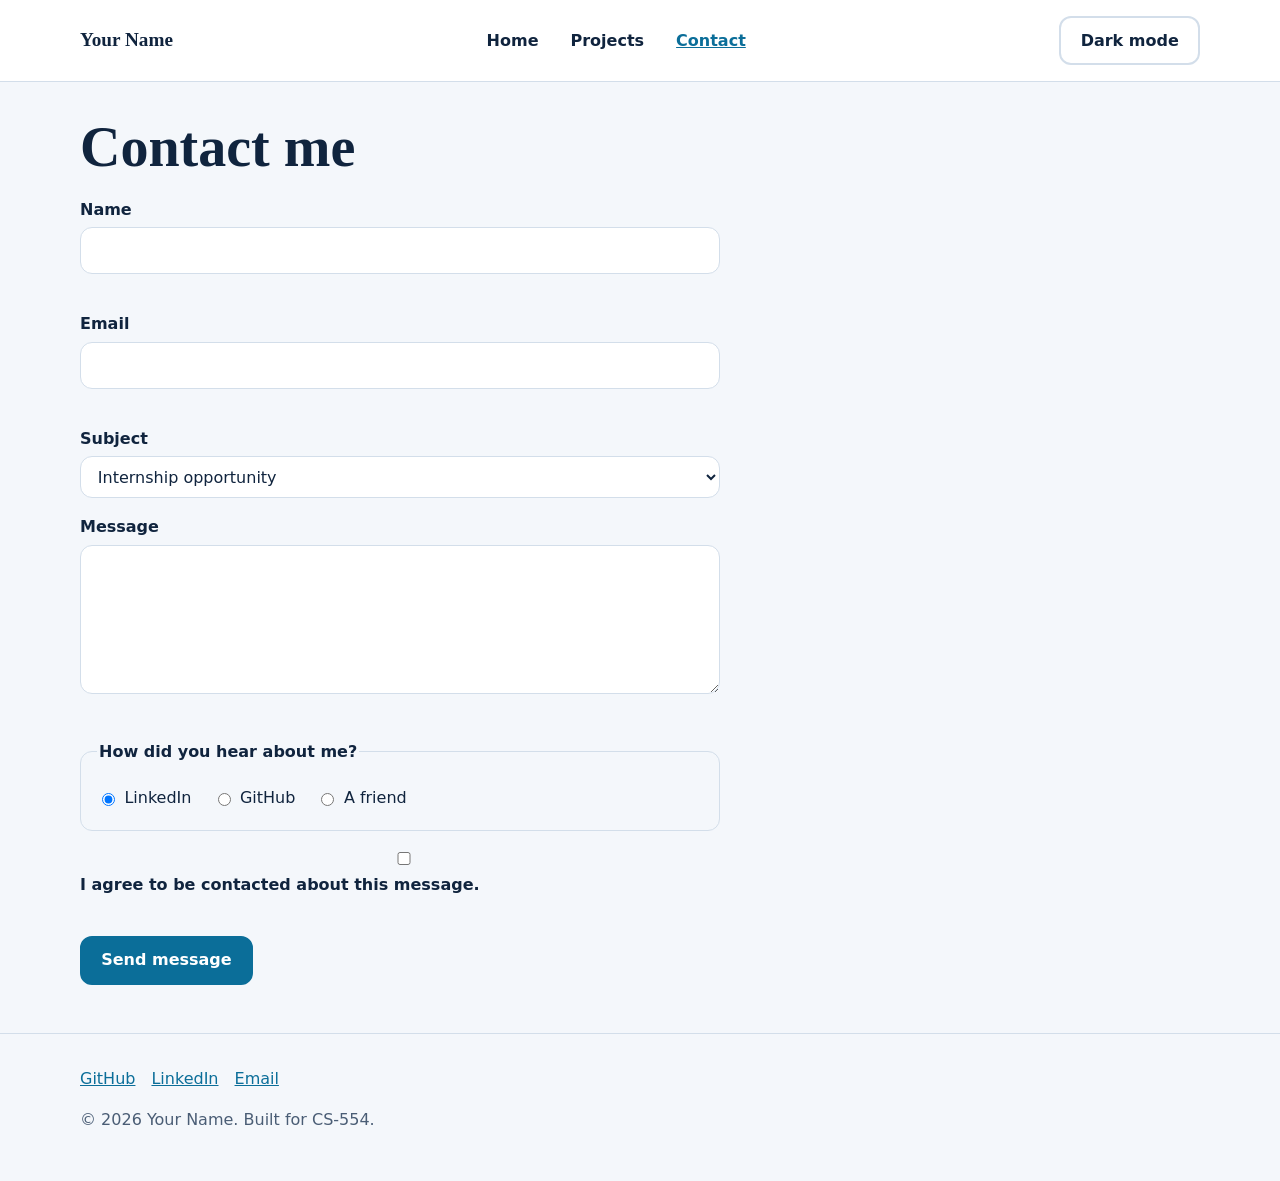
<file: contact.html>
<!DOCTYPE html>
<html lang="en">
<head>
  <meta charset="UTF-8">
  <meta name="viewport" content="width=device-width, initial-scale=1">
  <title>Contact | Your Name</title>
  <meta name="description" content="Get in touch with Your Name about internships, projects or collaboration.">
  <link rel="stylesheet" href="style.css">
</head>
<body>
  <header class="site-header">
    <nav class="nav container" aria-label="Main">
      <span class="logo">Your Name</span>
      <ul>
        <li><a href="index.html">Home</a></li>
        <li><a href="projects.html">Projects</a></li>
        <li><a href="contact.html" aria-current="page">Contact</a></li>
      </ul>
      <button class="btn btn-outline" id="theme-toggle" type="button" aria-pressed="false">Dark mode</button>
    </nav>
  </header>
  <main>
    <section class="container" aria-labelledby="contact-title">
      <h1 id="contact-title">Contact me</h1>
      <form id="contact-form" novalidate>
        <div class="field">
          <label for="name">Name</label>
          <input id="name" name="name" type="text" required minlength="3" autocomplete="name" aria-describedby="name-error">
          <p class="error" id="name-error"></p>
        </div>
        <div class="field">
          <label for="email">Email</label>
          <input id="email" name="email" type="email" required autocomplete="email" aria-describedby="email-error">
          <p class="error" id="email-error"></p>
        </div>
        <div class="field">
          <label for="subject">Subject</label>
          <select id="subject" name="subject" required>
            <option value="internship">Internship opportunity</option>
            <option value="project">Project collaboration</option>
            <option value="other">Something else</option>
          </select>
        </div>
        <div class="field">
          <label for="message">Message</label>
          <textarea id="message" name="message" rows="5" required minlength="20" aria-describedby="message-error"></textarea>
          <p class="error" id="message-error"></p>
        </div>
        <fieldset>
          <legend>How did you hear about me?</legend>
          <label><input type="radio" name="source" value="linkedin" checked> LinkedIn</label>
          <label><input type="radio" name="source" value="github"> GitHub</label>
          <label><input type="radio" name="source" value="friend"> A friend</label>
        </fieldset>
        <div class="field">
          <label><input id="consent" name="consent" type="checkbox" required aria-describedby="consent-error"> I agree to be contacted about this message.</label>
          <p class="error" id="consent-error"></p>
        </div>
        <button class="btn" type="submit">Send message</button>
        <p id="form-success" class="success" role="status"></p>
      </form>
    </section>
  </main>
  <footer class="site-footer">
    <div class="container">
      <ul>
        <li><a href="https://github.com/your-username">GitHub</a></li>
        <li><a href="https://www.linkedin.com/in/your-username">LinkedIn</a></li>
        <li><a href="mailto:you@example.com">Email</a></li>
      </ul>
      <p>&copy; 2026 Your Name. Built for CS-554.</p>
    </div>
  </footer>
  <script src="script.js"></script>
</body>
</html>
</file>
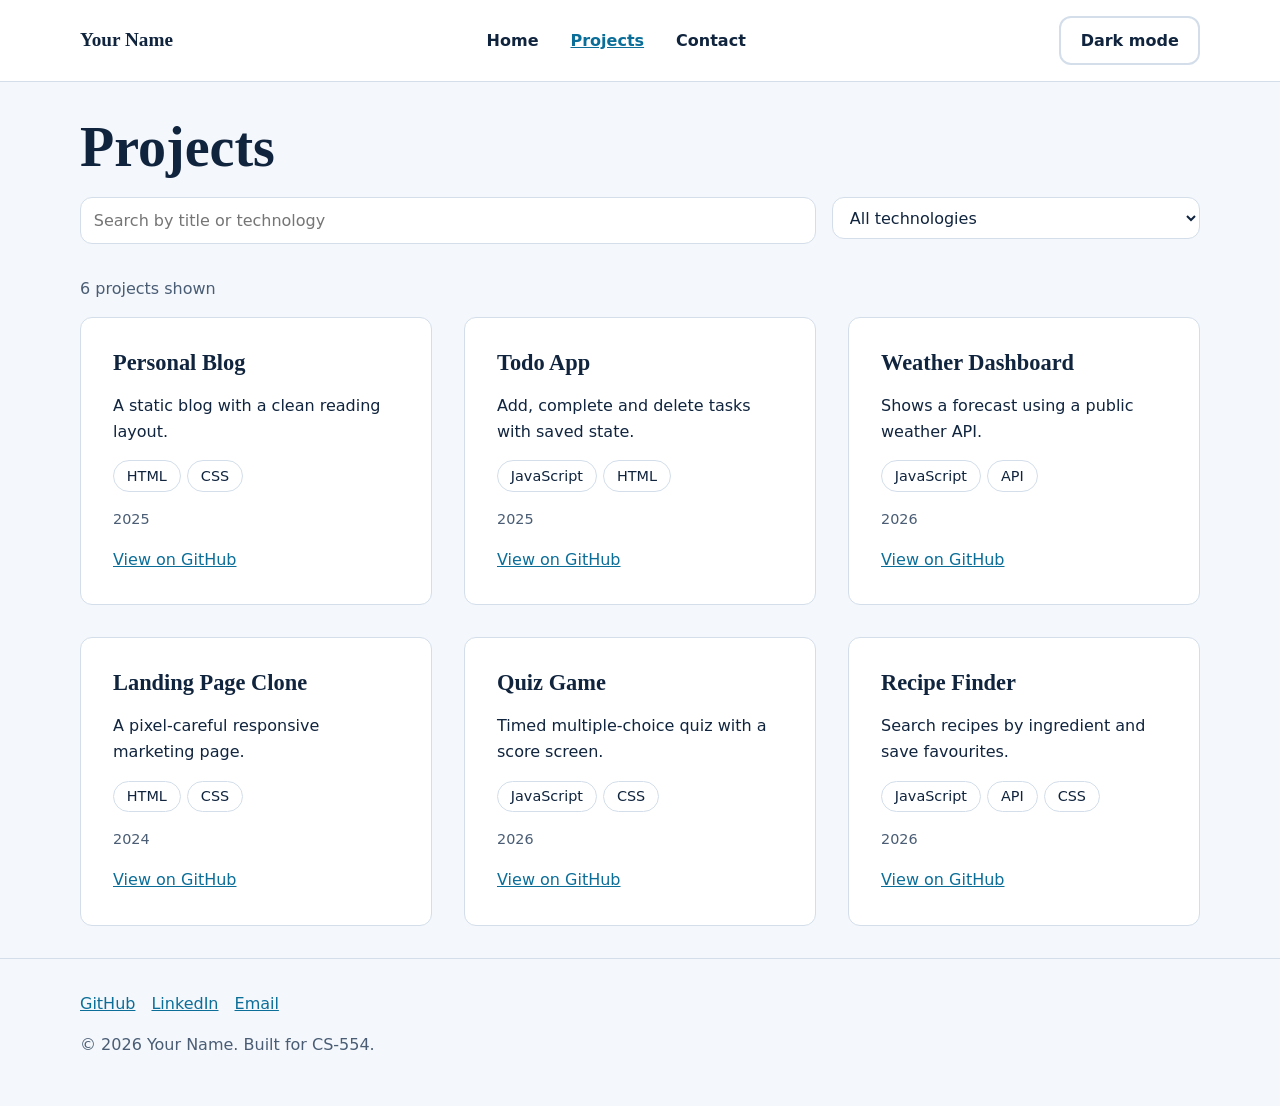
<file: projects.html>
<!DOCTYPE html>
<html lang="en">
<head>
  <meta charset="UTF-8">
  <meta name="viewport" content="width=device-width, initial-scale=1">
  <title>Projects | Your Name</title>
  <meta name="description" content="Browse projects by Your Name. Search by title or technology.">
  <link rel="stylesheet" href="style.css">
</head>
<body>
  <header class="site-header">
    <nav class="nav container" aria-label="Main">
      <span class="logo">Your Name</span>
      <ul>
        <li><a href="index.html">Home</a></li>
        <li><a href="projects.html" aria-current="page">Projects</a></li>
        <li><a href="contact.html">Contact</a></li>
      </ul>
      <button class="btn btn-outline" id="theme-toggle" type="button" aria-pressed="false">Dark mode</button>
    </nav>
  </header>
  <main>
    <section class="container" aria-labelledby="projects-title">
      <h1 id="projects-title">Projects</h1>
      <div class="toolbar">
        <div style="flex:2">
          <label class="visually-hidden" for="search">Search by title or technology</label>
          <input id="search" type="search" placeholder="Search by title or technology">
        </div>
        <div style="flex:1">
          <label class="visually-hidden" for="tech-filter">Filter by technology</label>
          <select id="tech-filter"><option value="">All technologies</option></select>
        </div>
      </div>
      <p id="result-count" class="status" aria-live="polite"></p>
      <ul id="project-grid" class="project-grid"></ul>
      <p id="empty-state" class="status" hidden>No projects found</p>
    </section>
  </main>
  <footer class="site-footer">
    <div class="container">
      <ul>
        <li><a href="https://github.com/your-username">GitHub</a></li>
        <li><a href="https://www.linkedin.com/in/your-username">LinkedIn</a></li>
        <li><a href="mailto:you@example.com">Email</a></li>
      </ul>
      <p>&copy; 2026 Your Name. Built for CS-554.</p>
    </div>
  </footer>
  <script src="script.js"></script>
</body>
</html>
</file>
<file: style.css>
*,*::before,*::after{box-sizing:border-box}
:root{
  --bg:#f4f7fb;--surface:#fff;--text:#10243e;--muted:#4a5d75;--accent:#0b6e99;--accent-text:#fff;--border:#d3deea;--error:#b00020;--ok:#0a7a3d;
  --radius:12px;--space:1rem;--space-lg:2rem;
}
@media (prefers-color-scheme:dark){
  :root:not([data-theme="light"]){--bg:#0d1b2a;--surface:#15283b;--text:#e6edf3;--muted:#a9bacb;--accent:#5cc8ff;--accent-text:#06202e;--border:#2a4158;--error:#ff8a9b;--ok:#6ee7a0}
}
:root[data-theme="dark"]{--bg:#0d1b2a;--surface:#15283b;--text:#e6edf3;--muted:#a9bacb;--accent:#5cc8ff;--accent-text:#06202e;--border:#2a4158;--error:#ff8a9b;--ok:#6ee7a0}

body{margin:0;font-family:system-ui,-apple-system,"Segoe UI",Roboto,sans-serif;line-height:1.6;background:var(--bg);color:var(--text)}
h1,h2,h3{font-family:Georgia,"Times New Roman",serif;line-height:1.2;margin:0 0 var(--space)}
h1{font-size:clamp(2rem,6vw,3.5rem)}
h2{font-size:clamp(1.5rem,4vw,2.25rem)}
h3{font-size:clamp(1.15rem,2.5vw,1.4rem)}
p{margin:0 0 var(--space);max-width:65ch}
a{color:var(--accent)}
img{max-width:100%;height:auto}
.container{width:min(100% - 2rem,70rem);margin-inline:auto}
section{padding-block:var(--space-lg)}

:focus-visible{outline:3px solid var(--accent);outline-offset:3px}

/* Navbar: Flexbox */
.site-header{background:var(--surface);border-bottom:1px solid var(--border)}
.nav{display:flex;flex-wrap:wrap;align-items:center;justify-content:space-between;gap:var(--space);padding-block:var(--space)}
.nav ul{display:flex;flex-wrap:wrap;gap:var(--space);list-style:none;margin:0;padding:0}
.nav a{text-decoration:none;font-weight:600;color:var(--text);padding:.25rem .5rem;border-radius:6px}
.nav a[aria-current="page"]{color:var(--accent);text-decoration:underline}
.logo{font-family:Georgia,serif;font-weight:700;font-size:1.2rem}

.btn{display:inline-block;background:var(--accent);color:var(--accent-text);border:2px solid var(--accent);padding:.6rem 1.2rem;border-radius:var(--radius);font:inherit;font-weight:600;cursor:pointer;text-decoration:none}
.btn-outline{background:transparent;color:var(--text);border-color:var(--border)}

/* Hero */
.hero{display:flex;flex-direction:column;gap:var(--space-lg);align-items:flex-start}
.hero img{border-radius:var(--radius);width:160px}
.role{color:var(--muted);font-size:1.15rem}
@media (min-width:640px){.hero{flex-direction:row-reverse;align-items:center;justify-content:space-between}.hero img{width:220px}}

.skills{display:flex;flex-wrap:wrap;gap:.5rem;list-style:none;padding:0;margin:0}
.skills li,.tag{background:var(--surface);border:1px solid var(--border);border-radius:999px;padding:.2rem .8rem;font-size:.9rem}

/* Projects: Grid, mobile-first (1 → 2 → 3 columns) */
.toolbar{display:flex;flex-direction:column;gap:var(--space);margin-bottom:var(--space-lg)}
.toolbar input,.toolbar select,.field input,.field select,.field textarea{width:100%;font:inherit;padding:.6rem .8rem;border:1px solid var(--border);border-radius:var(--radius);background:var(--surface);color:var(--text)}
.project-grid{display:grid;grid-template-columns:1fr;gap:var(--space-lg);list-style:none;padding:0;margin:0}
.card{background:var(--surface);border:1px solid var(--border);border-radius:var(--radius);padding:var(--space-lg);height:100%}
.card .tags{display:flex;flex-wrap:wrap;gap:.4rem;margin-bottom:var(--space)}
.card .year{color:var(--muted);font-size:.9rem}
@media (min-width:640px){.project-grid{grid-template-columns:repeat(2,1fr)}.toolbar{flex-direction:row}.toolbar input{flex:2}.toolbar select{flex:1}}
@media (min-width:1024px){.project-grid{grid-template-columns:repeat(3,1fr)}}
.status{color:var(--muted)}

/* Form */
form{max-width:40rem}
.field{margin-bottom:var(--space)}
.field label,legend{display:block;font-weight:600;margin-bottom:.3rem}
fieldset{border:1px solid var(--border);border-radius:var(--radius);margin:0 0 var(--space);padding:var(--space)}
fieldset label{display:inline-flex;align-items:center;gap:.4rem;font-weight:400;margin-right:var(--space)}
.error{color:var(--error);font-size:.9rem;min-height:1.2em;margin:.25rem 0 0}
input[aria-invalid="true"],textarea[aria-invalid="true"]{border-color:var(--error)}
.success{color:var(--ok);font-weight:600}

.site-footer{border-top:1px solid var(--border);padding-block:var(--space-lg);color:var(--muted)}
.site-footer ul{display:flex;flex-wrap:wrap;gap:var(--space);list-style:none;padding:0;margin:0 0 var(--space)}
.visually-hidden{position:absolute;width:1px;height:1px;overflow:hidden;clip:rect(0 0 0 0);white-space:nowrap}
/* Navigation Hover Effects */

nav a {
    transition: all 0.3s ease;
}

nav a:hover {
    color: #007bff;
    text-decoration: underline;
}
</file>
